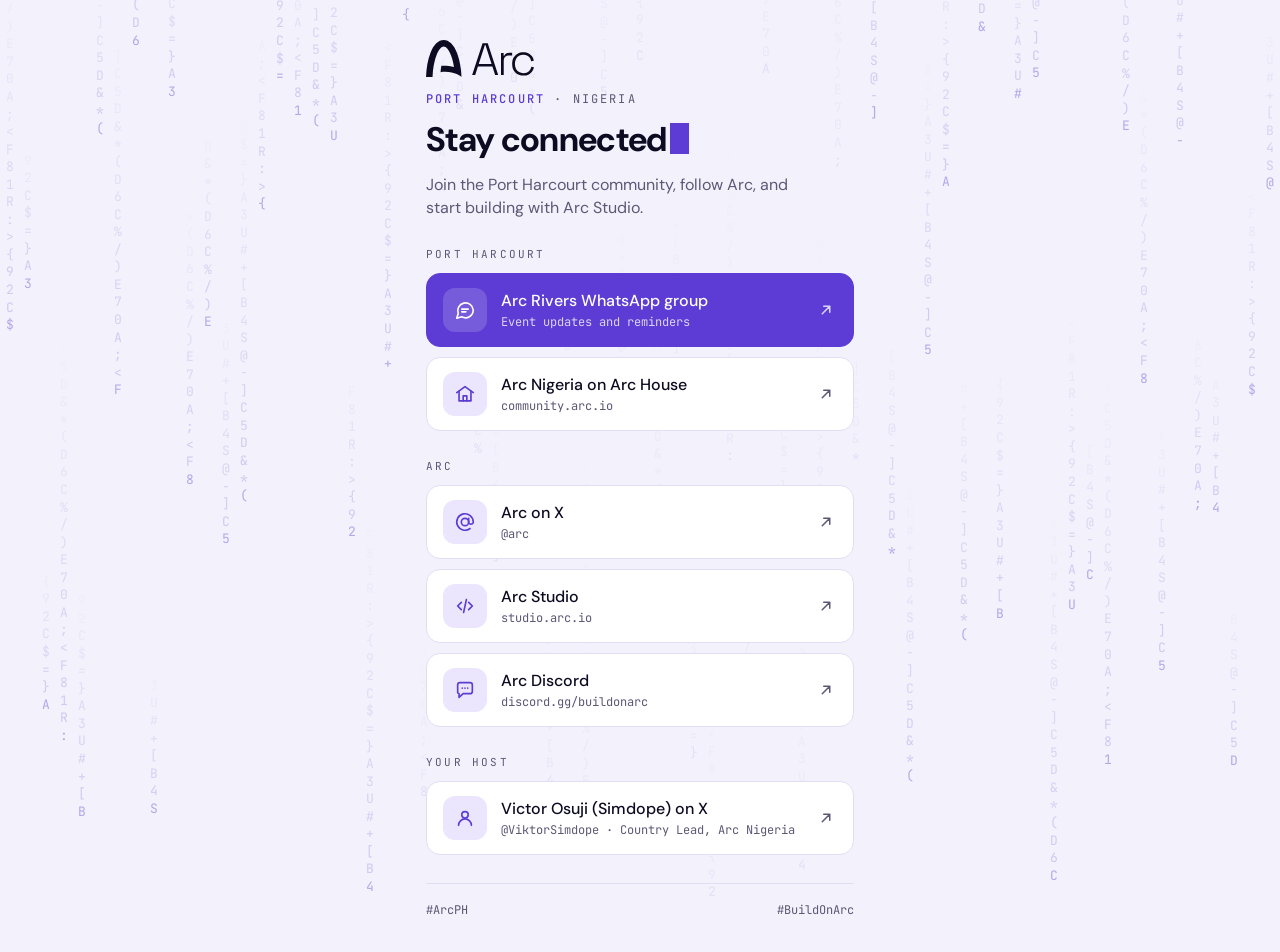
<file: index.html>
<!doctype html>
<html lang="en">
<head>
<meta charset="utf-8">
<meta name="viewport" content="width=device-width, initial-scale=1, viewport-fit=cover">
<meta name="description" content="Links for the Arc community in Port Harcourt, Nigeria.">
<meta property="og:title" content="Arc Port Harcourt">
<meta property="og:description" content="WhatsApp group, Arc House Nigeria, Arc on X, Arc Studio and more.">
<title>Arc Port Harcourt</title>
<link rel="preconnect" href="https://fonts.googleapis.com">
<link rel="preconnect" href="https://fonts.gstatic.com" crossorigin>
<link rel="stylesheet" href="https://fonts.googleapis.com/css2?family=DM+Sans:opsz,wght@9..40,400;9..40,500;9..40,700&family=JetBrains+Mono:wght@400;500&display=swap">
<style>
/* Layout: one narrow column of tappable rows over faint code rain, sized for a phone held at an event. */
:root {
  --paper: #f3f1fb;
  --card: #ffffff;
  --ink: #0d0b22;
  --muted: #5c5876;
  --line: #e2ddf3;
  --accent: #5c3cd4;
  --accent-soft: #ebe6fd;
  --rain: 92, 60, 212;
  --font-body: "DM Sans", "Helvetica Neue", Arial, sans-serif;
  --font-mono: "JetBrains Mono", ui-monospace, "SF Mono", Menlo, monospace;
}
@media (prefers-color-scheme: dark) {
  :root:not([data-theme="light"]) {
    --paper: #11142a; --card: #181c38; --ink: #f4f5f7; --muted: #a5a9c4;
    --line: #262c50; --accent: #a993ff; --accent-soft: #241f4d; --rain: 79, 240, 181;
    color-scheme: dark;
  }
}
:root[data-theme="dark"] {
  --paper: #11142a; --card: #181c38; --ink: #f4f5f7; --muted: #a5a9c4;
  --line: #262c50; --accent: #a993ff; --accent-soft: #241f4d; --rain: 79, 240, 181;
  color-scheme: dark;
}
* { box-sizing: border-box; }
html, body { margin: 0; }
body {
  background: var(--paper);
  color: var(--ink);
  font-family: var(--font-body);
  font-size: 16px;
  line-height: 1.45;
  min-height: 100%;
}
#rain { position: fixed; inset: 0; width: 100%; height: 100%; pointer-events: none; z-index: 0; }
.wrap {
  position: relative; z-index: 1;
  max-width: 460px; margin: 0 auto;
  padding-left: max(16px, env(safe-area-inset-left, 0px));
  padding-right: max(16px, env(safe-area-inset-right, 0px));
  padding-block: 40px 32px;
  display: flex; flex-direction: column; gap: 28px;
}
header { display: flex; flex-direction: column; align-items: flex-start; gap: 14px; }
.logo { width: 108px; height: auto; color: var(--ink); display: block; }
.place {
  font-family: var(--font-mono); font-size: 12px; letter-spacing: .18em;
  text-transform: uppercase; color: var(--muted);
}
.place b { color: var(--accent); font-weight: 500; }
h1 { margin: 0; font-size: 34px; line-height: 1.08; font-weight: 700; letter-spacing: -0.02em; text-wrap: balance; }
.lede { margin: 0; color: var(--muted); max-width: 34ch; }
.cursor { display: inline-block; width: .55em; height: .9em; background: var(--accent); vertical-align: -0.08em; margin-left: 4px; animation: blink 1.1s steps(1) infinite; }
@keyframes blink { 50% { opacity: 0; } }

.group-label {
  font-family: var(--font-mono); font-size: 11px; letter-spacing: .2em; text-transform: uppercase;
  color: var(--muted); margin: 0 0 10px;
}
.links { list-style: none; margin: 0; padding: 0; display: flex; flex-direction: column; gap: 10px; }
.links a {
  display: grid; grid-template-columns: 44px 1fr 20px; align-items: center; gap: 14px;
  padding: 14px 16px; min-height: 68px;
  background: var(--card); color: var(--ink); text-decoration: none;
  border: 1px solid var(--line); border-radius: 14px;
  transition: border-color .15s ease, transform .15s ease;
}
.links a:hover { border-color: var(--accent); transform: translateY(-1px); }
.links a:focus-visible { outline: 2px solid var(--accent); outline-offset: 3px; }
.ico {
  width: 44px; height: 44px; border-radius: 12px; background: var(--accent-soft); color: var(--accent);
  display: grid; place-items: center;
}
.ico svg { width: 22px; height: 22px; }
.txt { min-width: 0; display: flex; flex-direction: column; gap: 2px; }
.txt strong { font-weight: 500; font-size: 16px; }
.txt span { font-family: var(--font-mono); font-size: 12px; color: var(--muted); overflow-wrap: anywhere; }
.go { color: var(--muted); width: 18px; height: 18px; }
.links a.primary { background: var(--accent); border-color: var(--accent); color: #fff; }
.links a.primary .ico { background: rgba(255,255,255,.16); color: #fff; }
.links a.primary .txt span, .links a.primary .go { color: rgba(255,255,255,.78); }
:root[data-theme="dark"] .links a.primary, :root[data-theme="dark"] .links a.primary .ico { color: #11142a; }

footer {
  display: flex; flex-wrap: wrap; justify-content: space-between; gap: 8px 16px;
  font-family: var(--font-mono); font-size: 12px; color: var(--muted);
  border-top: 1px solid var(--line); padding-top: 18px;
}
@media (prefers-color-scheme: dark) {
  :root:not([data-theme="light"]) .links a.primary,
  :root:not([data-theme="light"]) .links a.primary .ico { color: #11142a; }
  :root:not([data-theme="light"]) .links a.primary .txt span,
  :root:not([data-theme="light"]) .links a.primary .go { color: rgba(17,20,42,.72); }
}
:root[data-theme="dark"] .links a.primary .txt span, :root[data-theme="dark"] .links a.primary .go { color: rgba(17,20,42,.72); }
@media (prefers-reduced-motion: reduce) {
  .cursor { animation: none; }
  .links a { transition: none; }
}
</style>
</head>
<body>

<canvas id="rain" aria-hidden="true"></canvas>

<main class="wrap">
  <header>
    <svg class="logo" viewBox="0 0 500 171" role="img" aria-label="Arc">
      <g fill="currentColor">
        <path d="M285.916 15.0029H261.887L213.618 161.832H227.74L240.387 122.818H307.416L320.063 161.832H334.185L285.916 15.0029ZM244.181 110.652L272.637 22.9739H275.166L303.622 110.652H244.181Z"/>
        <path d="M386.866 59.4697H398.881V71.2157H385.391C377.661 71.2157 371.479 73.3856 366.842 77.7179C362.205 82.0542 359.886 88.8355 359.886 98.0647V161.83H347.239V59.8886H359.465V72.6841H361.994C363.96 68.0692 366.875 64.7131 370.741 62.6157C374.605 60.5184 379.98 59.4697 386.866 59.4697Z"/>
        <path d="M500 125.964C498.736 132.539 496.101 138.795 492.096 144.737C488.091 150.682 482.68 155.507 475.866 159.21C469.048 162.914 460.723 164.769 450.888 164.769C440.909 164.769 432.023 162.635 424.224 158.371C416.425 154.107 410.276 147.988 405.781 140.018C401.282 132.047 399.036 122.68 399.036 111.91V109.813C399.036 98.9053 401.282 89.5025 405.781 81.6007C410.276 73.702 416.425 67.6189 424.224 63.3518C432.023 59.088 440.909 56.9541 450.888 56.9541C460.723 56.9541 469.048 58.8093 475.866 62.5127C482.68 66.2197 488.019 71.0441 491.885 76.9858C495.748 82.9312 498.172 89.1878 499.157 95.7592L486.721 98.2762C486.016 92.8227 484.261 87.8246 481.451 83.2784C478.639 78.7365 474.706 75.0985 469.648 72.3715C464.589 69.6444 458.335 68.2812 450.888 68.2812C443.438 68.2812 436.766 69.9954 430.864 73.4202C424.962 76.8486 420.289 81.6729 416.847 87.8933C413.402 94.1175 411.683 101.495 411.683 110.022V111.701C411.683 120.232 413.402 127.609 416.847 133.83C420.289 140.054 424.962 144.878 430.864 148.303C436.766 151.731 443.438 153.442 450.888 153.442C462.128 153.442 470.702 150.542 476.603 144.737C482.505 138.936 486.158 131.837 487.564 123.447L500 125.964Z"/>
        <path d="M0 171C1.39327 129.136 8.52567 90.067 20.4481 59.6871C35.5477 21.1972 57.4057 0 81.9919 0C106.578 0 128.433 21.1972 143.536 59.6871C151.391 79.7058 157.17 103.491 160.594 129.366C160.9 131.677 161.161 134.026 161.428 136.369C161.515 136.514 161.568 136.649 161.55 136.758C161.55 136.758 163.562 149.265 163.99 171H163.763C160.778 168.562 125.578 141.038 67.2282 149.007C68.1086 139.181 69.3194 129.62 70.8835 120.456C70.9634 119.987 71.0558 119.535 71.1373 119.07C94.0233 118.383 114.055 121.028 129.416 124.494C129.359 124.131 129.311 123.758 129.253 123.397C126.095 103.83 121.437 85.9161 115.43 70.6073C105.61 45.576 92.7953 30.0239 81.9919 30.0239C71.189 30.0239 58.3744 45.576 48.554 70.6073C46.1769 76.6621 44.0128 83.1192 42.0721 89.9301C39.3438 99.4735 37.0517 109.704 35.2212 120.455C32.5117 136.331 30.8189 153.358 30.1954 171H0Z"/>
      </g>
    </svg>
    <div class="place"><b>Port Harcourt</b> · Nigeria</div>
    <h1>Stay connected<span class="cursor" aria-hidden="true"></span></h1>
    <p class="lede">Join the Port Harcourt community, follow Arc, and start building with Arc Studio.</p>
  </header>

  <section>
    <p class="group-label">Port Harcourt</p>
    <ul class="links">
      <li><a class="primary" href="https://chat.whatsapp.com/Ldoh9nQLe2eIzwX8tDQKvD?s=cl&amp;p=a&amp;mlu=4&amp;ilr=4" target="_blank" rel="noopener">
        <span class="ico"><svg viewBox="0 0 24 24" fill="none" stroke="currentColor" stroke-width="1.8" stroke-linecap="round" stroke-linejoin="round"><path d="M21 12a8.5 8.5 0 0 1-12.6 7.4L3 21l1.6-5.2A8.5 8.5 0 1 1 21 12Z"/><path d="M8.5 11h7M8.5 14h4.5"/></svg></span>
        <span class="txt"><strong>Arc Rivers WhatsApp group</strong><span>Event updates and reminders</span></span>
        <svg class="go" viewBox="0 0 24 24" fill="none" stroke="currentColor" stroke-width="2" stroke-linecap="round" stroke-linejoin="round"><path d="M7 17 17 7M9 7h8v8"/></svg>
      </a></li>
      <li><a href="https://community.arc.io/home/clubs/nigeria" target="_blank" rel="noopener">
        <span class="ico"><svg viewBox="0 0 24 24" fill="none" stroke="currentColor" stroke-width="1.8" stroke-linecap="round" stroke-linejoin="round"><path d="M3 10.5 12 4l9 6.5"/><path d="M5.5 9v10.5h13V9"/><path d="M10 19.5V14h4v5.5"/></svg></span>
        <span class="txt"><strong>Arc Nigeria on Arc House</strong><span>community.arc.io</span></span>
        <svg class="go" viewBox="0 0 24 24" fill="none" stroke="currentColor" stroke-width="2" stroke-linecap="round" stroke-linejoin="round"><path d="M7 17 17 7M9 7h8v8"/></svg>
      </a></li>
    </ul>
  </section>

  <section>
    <p class="group-label">Arc</p>
    <ul class="links">
      <li><a href="https://x.com/arc" target="_blank" rel="noopener">
        <span class="ico"><svg viewBox="0 0 24 24" fill="none" stroke="currentColor" stroke-width="1.8" stroke-linecap="round" stroke-linejoin="round"><circle cx="12" cy="12" r="4"/><path d="M16 8v5a3 3 0 0 0 5 0v-1a9 9 0 1 0-3.5 7.1"/></svg></span>
        <span class="txt"><strong>Arc on X</strong><span>@arc</span></span>
        <svg class="go" viewBox="0 0 24 24" fill="none" stroke="currentColor" stroke-width="2" stroke-linecap="round" stroke-linejoin="round"><path d="M7 17 17 7M9 7h8v8"/></svg>
      </a></li>
      <li><a href="https://studio.arc.io" target="_blank" rel="noopener">
        <span class="ico"><svg viewBox="0 0 24 24" fill="none" stroke="currentColor" stroke-width="1.8" stroke-linecap="round" stroke-linejoin="round"><path d="m8 8-4 4 4 4M16 8l4 4-4 4M13.5 5l-3 14"/></svg></span>
        <span class="txt"><strong>Arc Studio</strong><span>studio.arc.io</span></span>
        <svg class="go" viewBox="0 0 24 24" fill="none" stroke="currentColor" stroke-width="2" stroke-linecap="round" stroke-linejoin="round"><path d="M7 17 17 7M9 7h8v8"/></svg>
      </a></li>
      <li><a href="https://discord.gg/buildonarc" target="_blank" rel="noopener">
        <span class="ico"><svg viewBox="0 0 24 24" fill="none" stroke="currentColor" stroke-width="1.8" stroke-linecap="round" stroke-linejoin="round"><path d="M4 6.5A2.5 2.5 0 0 1 6.5 4h11A2.5 2.5 0 0 1 20 6.5v7a2.5 2.5 0 0 1-2.5 2.5H10l-4.5 4v-4h0A1.5 1.5 0 0 1 4 14.5Z"/><path d="M9 10h.01M12 10h.01M15 10h.01"/></svg></span>
        <span class="txt"><strong>Arc Discord</strong><span>discord.gg/buildonarc</span></span>
        <svg class="go" viewBox="0 0 24 24" fill="none" stroke="currentColor" stroke-width="2" stroke-linecap="round" stroke-linejoin="round"><path d="M7 17 17 7M9 7h8v8"/></svg>
      </a></li>
    </ul>
  </section>

  <section>
    <p class="group-label">Your host</p>
    <ul class="links">
      <li><a href="https://x.com/ViktorSimdope" target="_blank" rel="noopener">
        <span class="ico"><svg viewBox="0 0 24 24" fill="none" stroke="currentColor" stroke-width="1.8" stroke-linecap="round" stroke-linejoin="round"><circle cx="12" cy="8.5" r="3.5"/><path d="M5 20a7 7 0 0 1 14 0"/></svg></span>
        <span class="txt"><strong>Victor Osuji (Simdope) on X</strong><span>@ViktorSimdope · Country Lead, Arc Nigeria</span></span>
        <svg class="go" viewBox="0 0 24 24" fill="none" stroke="currentColor" stroke-width="2" stroke-linecap="round" stroke-linejoin="round"><path d="M7 17 17 7M9 7h8v8"/></svg>
      </a></li>
    </ul>
  </section>

  <footer><span>#ArcPH</span><span>#BuildOnArc</span></footer>
</main>

<script>
(function () {
  var c = document.getElementById('rain');
  var ctx = c.getContext('2d');
  var glyphs = '0123456789ABCDEF{}[]()<>=+-*/;:$#@&%ARCUSDC';
  var cols = [], fs = 13, w, h, dpr;
  function rgb() { return getComputedStyle(document.documentElement).getPropertyValue('--rain').trim() || '92,60,212'; }
  function size() {
    dpr = Math.min(window.devicePixelRatio || 1, 2);
    w = window.innerWidth; h = window.innerHeight;
    c.width = w * dpr; c.height = h * dpr;
    ctx.setTransform(dpr, 0, 0, dpr, 0, 0);
    cols = [];
    for (var x = 6; x < w; x += 18) cols.push({ x: x, y: Math.random() * h, len: 8 + Math.floor(Math.random() * 16), sp: 0.4 + Math.random() * 0.9 });
  }
  function weight(x) { // strongest at the edges, faint behind the link column
    var mid = w / 2, half = Math.min(230, w / 2);
    var d = Math.abs(x - mid);
    return d < half ? 0.18 : 0.75;
  }
  function draw(step) {
    ctx.clearRect(0, 0, w, h);
    ctx.font = fs + 'px "JetBrains Mono", monospace';
    var col = rgb();
    cols.forEach(function (s) {
      if (step) { s.y += s.sp; if (s.y - s.len * fs > h) { s.y = -10; s.len = 8 + Math.floor(Math.random() * 16); } }
      var k = weight(s.x);
      for (var i = 0; i < s.len; i++) {
        var y = s.y - i * fs * 1.35;
        if (y < -fs || y > h + fs) continue;
        var a = (i === 0 ? 0.55 : 0.32 * (1 - i / s.len)) * k;
        ctx.fillStyle = 'rgba(' + col + ',' + a.toFixed(3) + ')';
        ctx.fillText(glyphs[(Math.floor(s.y / fs) + i * 7 + s.x) % glyphs.length], s.x, y);
      }
    });
  }
  size();
  window.addEventListener('resize', size);
  var still = window.matchMedia && window.matchMedia('(prefers-reduced-motion: reduce)').matches;
  if (still) { draw(false); return; }
  (function loop() { draw(true); requestAnimationFrame(loop); })();
})();
</script>

</body>
</html>
</file>
